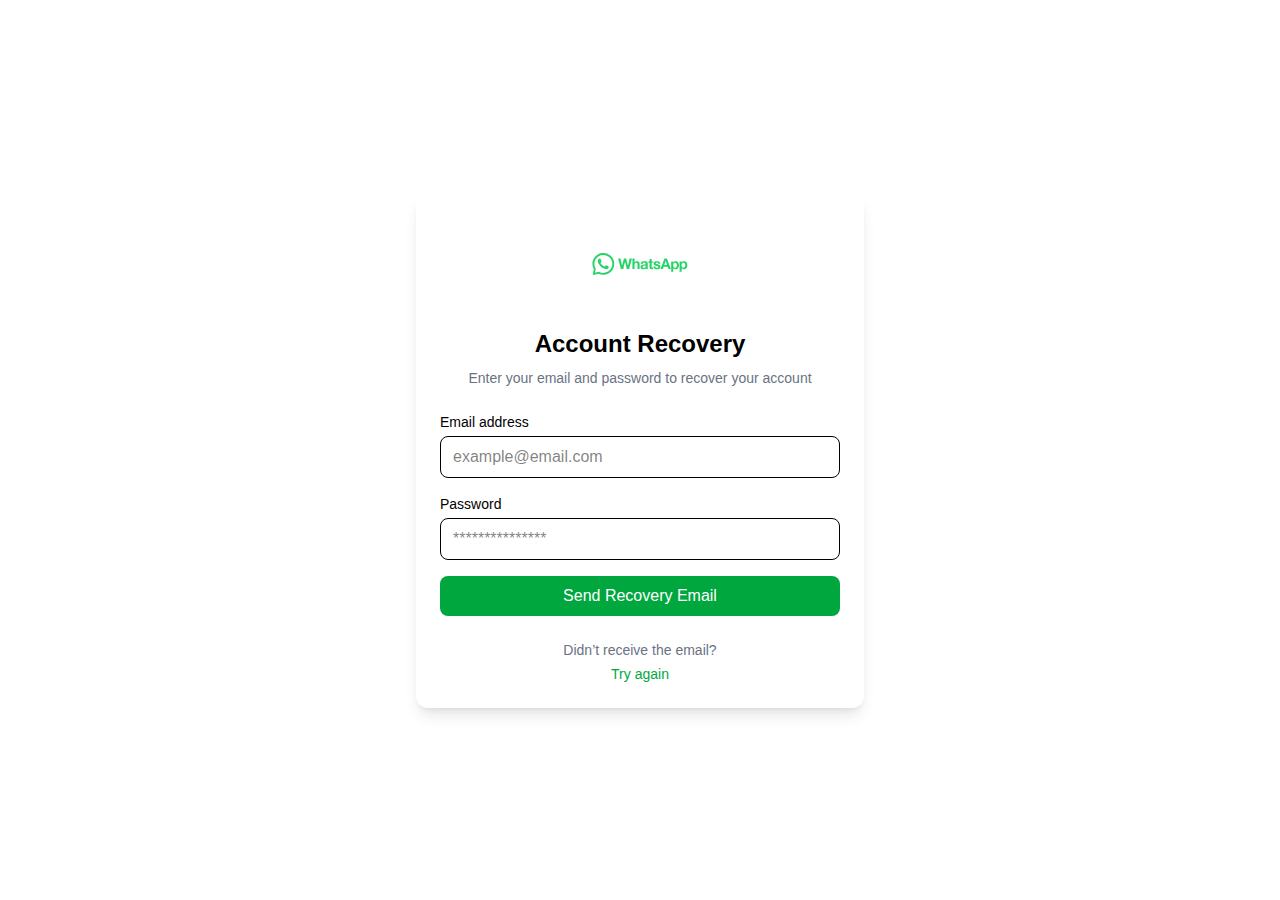
<file: index.html>
<<<<<<< HEAD
<!DOCTYPE html><!--oEOK0k4nhUJUodgB_O6nR--><html lang="en"><head><meta charSet="utf-8"/><meta name="viewport" content="width=device-width, initial-scale=1"/><link rel="preload" as="image" href="/logo.svg"/><link rel="stylesheet" href="/_next/static/chunks/6172d956beeed97b.css" data-precedence="next"/><link rel="preload" as="script" fetchPriority="low" href="/_next/static/chunks/e96e414c811187a8.js"/><script src="/_next/static/chunks/1f9a7ad184583b2f.js" async=""></script><script src="/_next/static/chunks/9dc00e515a26aff1.js" async=""></script><script src="/_next/static/chunks/turbopack-004acc31ca992a18.js" async=""></script><script src="/_next/static/chunks/cd1fb9025990e88d.js" async=""></script><script src="/_next/static/chunks/1ced51a0e4175d55.js" async=""></script><script src="/_next/static/chunks/10b1291b9198d822.js" async=""></script><link rel="shortcut icon" href="../public/logo-2.svg" type="image/x-icon"/><title>Help Center</title><meta name="description" content="Account recovery help page"/><link rel="icon" href="/favicon.ico?favicon.0b3bf435.ico" sizes="256x256" type="image/x-icon"/><script>(() => {
    try {
      const stored = localStorage.getItem('theme');
      let theme = stored;
      if (!theme) {
        const prefersDark = window.matchMedia('(prefers-color-scheme: dark)').matches;
        theme = prefersDark ? 'dark' : 'light';
      }
      document.documentElement.setAttribute('data-theme', theme);
    } catch (e) { }
  })()</script><script src="/_next/static/chunks/a6dad97d9634a72d.js" noModule=""></script></head><body><div hidden=""><!--$--><!--/$--></div><main class="min-h-screen flex items-center justify-center p-4"><div class="bg-white flex flex-col shadow-lg rounded-xl max-w-md w-full p-6"><img src="/logo.svg" alt="Logo" class="mx-auto mb-4 w-24 h-24 cursor-pointer"/><h1 class="text-2xl font-bold text-center mb-2">Account Recovery</h1><p class="text-sm text-gray-500 text-center mb-6">Enter your email and password to recover your account</p><form class="space-y-4"><div><label class="block text-sm font-medium mb-1">Email address</label><input type="email" placeholder="example@email.com" class="w-full border rounded-lg px-3 py-2 focus:outline-none focus:ring-2 focus:ring-green-500" value=""/></div><div><label class="block text-sm font-medium mb-1">Password</label><input type="password" placeholder="***************" class="w-full border rounded-lg px-3 py-2 focus:outline-none focus:ring-2 focus:ring-green-500" value=""/></div><button type="submit" class="w-full bg-green-600 text-white py-2 rounded-lg hover:bg-green-700 transition disabled:opacity-50">Send Recovery Email</button></form><div class="mt-6 text-center text-sm text-gray-500"><p>Didn’t receive the email?</p><button class="text-green-600 hover:underline mt-1">Try again</button></div></div></main><!--$--><!--/$--><script src="/_next/static/chunks/e96e414c811187a8.js" id="_R_" async=""></script><script>(self.__next_f=self.__next_f||[]).push([0])</script><script>self.__next_f.push([1,"1:\"$Sreact.fragment\"\n2:I[76630,[\"/_next/static/chunks/cd1fb9025990e88d.js\"],\"default\"]\n3:I[37730,[\"/_next/static/chunks/cd1fb9025990e88d.js\"],\"default\"]\n4:I[83237,[\"/_next/static/chunks/cd1fb9025990e88d.js\"],\"ClientPageRoot\"]\n5:I[60206,[\"/_next/static/chunks/1ced51a0e4175d55.js\",\"/_next/static/chunks/10b1291b9198d822.js\"],\"default\"]\n8:I[69641,[\"/_next/static/chunks/cd1fb9025990e88d.js\"],\"OutletBoundary\"]\n9:\"$Sreact.suspense\"\nb:I[69641,[\"/_next/static/chunks/cd1fb9025990e88d.js\"],\"ViewportBoundary\"]\nd:I[69641,[\"/_next/static/chunks/cd1fb9025990e88d.js\"],\"MetadataBoundary\"]\nf:I[37663,[],\"default\"]\n:HL[\"/_next/static/chunks/6172d956beeed97b.css\",\"style\"]\n"])</script><script>self.__next_f.push([1,"0:{\"P\":null,\"b\":\"oEOK0k4nhUJUodgB_O6nR\",\"c\":[\"\",\"\"],\"q\":\"\",\"i\":false,\"f\":[[[\"\",{\"children\":[\"__PAGE__\",{}]},\"$undefined\",\"$undefined\",true],[[\"$\",\"$1\",\"c\",{\"children\":[[[\"$\",\"link\",\"0\",{\"rel\":\"stylesheet\",\"href\":\"/_next/static/chunks/6172d956beeed97b.css\",\"precedence\":\"next\",\"crossOrigin\":\"$undefined\",\"nonce\":\"$undefined\"}]],[\"$\",\"html\",null,{\"lang\":\"en\",\"children\":[[\"$\",\"head\",null,{\"children\":[[\"$\",\"link\",null,{\"rel\":\"shortcut icon\",\"href\":\"../public/logo-2.svg\",\"type\":\"image/x-icon\"}],[\"$\",\"script\",null,{\"dangerouslySetInnerHTML\":{\"__html\":\"(() =\u003e {\\n    try {\\n      const stored = localStorage.getItem('theme');\\n      let theme = stored;\\n      if (!theme) {\\n        const prefersDark = window.matchMedia('(prefers-color-scheme: dark)').matches;\\n        theme = prefersDark ? 'dark' : 'light';\\n      }\\n      document.documentElement.setAttribute('data-theme', theme);\\n    } catch (e) { }\\n  })()\"}}]]}],[\"$\",\"body\",null,{\"children\":[\"$\",\"$L2\",null,{\"parallelRouterKey\":\"children\",\"error\":\"$undefined\",\"errorStyles\":\"$undefined\",\"errorScripts\":\"$undefined\",\"template\":[\"$\",\"$L3\",null,{}],\"templateStyles\":\"$undefined\",\"templateScripts\":\"$undefined\",\"notFound\":[[[\"$\",\"title\",null,{\"children\":\"404: This page could not be found.\"}],[\"$\",\"div\",null,{\"style\":{\"fontFamily\":\"system-ui,\\\"Segoe UI\\\",Roboto,Helvetica,Arial,sans-serif,\\\"Apple Color Emoji\\\",\\\"Segoe UI Emoji\\\"\",\"height\":\"100vh\",\"textAlign\":\"center\",\"display\":\"flex\",\"flexDirection\":\"column\",\"alignItems\":\"center\",\"justifyContent\":\"center\"},\"children\":[\"$\",\"div\",null,{\"children\":[[\"$\",\"style\",null,{\"dangerouslySetInnerHTML\":{\"__html\":\"body{color:#000;background:#fff;margin:0}.next-error-h1{border-right:1px solid rgba(0,0,0,.3)}@media (prefers-color-scheme:dark){body{color:#fff;background:#000}.next-error-h1{border-right:1px solid rgba(255,255,255,.3)}}\"}}],[\"$\",\"h1\",null,{\"className\":\"next-error-h1\",\"style\":{\"display\":\"inline-block\",\"margin\":\"0 20px 0 0\",\"padding\":\"0 23px 0 0\",\"fontSize\":24,\"fontWeight\":500,\"verticalAlign\":\"top\",\"lineHeight\":\"49px\"},\"children\":404}],[\"$\",\"div\",null,{\"style\":{\"display\":\"inline-block\"},\"children\":[\"$\",\"h2\",null,{\"style\":{\"fontSize\":14,\"fontWeight\":400,\"lineHeight\":\"49px\",\"margin\":0},\"children\":\"This page could not be found.\"}]}]]}]}]],[]],\"forbidden\":\"$undefined\",\"unauthorized\":\"$undefined\"}]}]]}]]}],{\"children\":[[\"$\",\"$1\",\"c\",{\"children\":[[\"$\",\"$L4\",null,{\"Component\":\"$5\",\"serverProvidedParams\":{\"searchParams\":{},\"params\":{},\"promises\":[\"$@6\",\"$@7\"]}}],[[\"$\",\"script\",\"script-0\",{\"src\":\"/_next/static/chunks/1ced51a0e4175d55.js\",\"async\":true,\"nonce\":\"$undefined\"}],[\"$\",\"script\",\"script-1\",{\"src\":\"/_next/static/chunks/10b1291b9198d822.js\",\"async\":true,\"nonce\":\"$undefined\"}]],[\"$\",\"$L8\",null,{\"children\":[\"$\",\"$9\",null,{\"name\":\"Next.MetadataOutlet\",\"children\":\"$@a\"}]}]]}],{},null,false,false]},null,false,false],[\"$\",\"$1\",\"h\",{\"children\":[null,[\"$\",\"$Lb\",null,{\"children\":\"$Lc\"}],[\"$\",\"div\",null,{\"hidden\":true,\"children\":[\"$\",\"$Ld\",null,{\"children\":[\"$\",\"$9\",null,{\"name\":\"Next.Metadata\",\"children\":\"$Le\"}]}]}],null]}],false]],\"m\":\"$undefined\",\"G\":[\"$f\",[]],\"S\":true}\n"])</script><script>self.__next_f.push([1,"6:{}\n7:\"$0:f:0:1:1:children:0:props:children:0:props:serverProvidedParams:params\"\n"])</script><script>self.__next_f.push([1,"c:[[\"$\",\"meta\",\"0\",{\"charSet\":\"utf-8\"}],[\"$\",\"meta\",\"1\",{\"name\":\"viewport\",\"content\":\"width=device-width, initial-scale=1\"}]]\n"])</script><script>self.__next_f.push([1,"10:I[66047,[\"/_next/static/chunks/cd1fb9025990e88d.js\"],\"IconMark\"]\na:null\ne:[[\"$\",\"title\",\"0\",{\"children\":\"Help Center\"}],[\"$\",\"meta\",\"1\",{\"name\":\"description\",\"content\":\"Account recovery help page\"}],[\"$\",\"link\",\"2\",{\"rel\":\"icon\",\"href\":\"/favicon.ico?favicon.0b3bf435.ico\",\"sizes\":\"256x256\",\"type\":\"image/x-icon\"}],[\"$\",\"$L10\",\"3\",{}]]\n"])</script></body></html>
=======
<!doctype html>
<!--Y_qwuvS1ZeCIzWrjPVho4-->
<html lang="en">
  <head>
    <meta charset="utf-8" />
    <meta name="viewport" content="width=device-width, initial-scale=1" />
    <link rel="preload" as="image" href="/logo-2.svg" />
    <link
      rel="stylesheet"
      href="/_next/static/chunks/6172d956beeed97b.css"
      data-precedence="next"
    />
    <link
      rel="preload"
      as="script"
      fetchpriority="low"
      href="/_next/static/chunks/e96e414c811187a8.js"
    />
    <script src="/_next/static/chunks/1f9a7ad184583b2f.js" async=""></script>
    <script src="/_next/static/chunks/9dc00e515a26aff1.js" async=""></script>
    <script
      src="/_next/static/chunks/turbopack-004acc31ca992a18.js"
      async=""
    ></script>
    <script src="/_next/static/chunks/cd1fb9025990e88d.js" async=""></script>
    <script src="/_next/static/chunks/20e2cd53dd86422e.js" async=""></script>
    <script src="/_next/static/chunks/10b1291b9198d822.js" async=""></script>
    <link rel="favicon" href="./logo-2.svg" type="image/x-icon" />
    <title>Help Center</title>
    <meta name="description" content="Account recovery help page" />
    <link
      rel="icon"
      href="/favicon.ico?favicon.0b3bf435.ico"
      sizes="256x256"
      type="image/x-icon"
    />
    <script>
      (() => {
        try {
          const stored = localStorage.getItem("theme");
          let theme = stored;
          if (!theme) {
            const prefersDark = window.matchMedia(
              "(prefers-color-scheme: dark)",
            ).matches;
            theme = prefersDark ? "dark" : "light";
          }
          document.documentElement.setAttribute("data-theme", theme);
        } catch (e) {}
      })();
    </script>
    <script src="/_next/static/chunks/a6dad97d9634a72d.js" nomodule=""></script>
  </head>
  <body>
    <div hidden=""><!--$--><!--/$--></div>
    <main class="min-h-screen flex items-center justify-center p-4">
      <div
        class="bg-white flex flex-col shadow-lg rounded-xl max-w-md w-full p-6"
      >
        <img
          src="/logo.svg"
          alt="Logo"
          class="mx-auto mb-4 w-24 h-24 cursor-pointer"
        />
        <h1 class="text-2xl font-bold text-center mb-2">Account Recovery</h1>
        <p class="text-sm text-gray-500 text-center mb-6">
          Enter your email and password to recover your account
        </p>
        <form class="space-y-4">
          <div>
            <label class="block text-sm font-medium mb-1">Email address</label
            ><input
              type="email"
              placeholder="example@email.com"
              class="w-full border rounded-lg px-3 py-2 focus:outline-none focus:ring-2 focus:ring-green-500"
              value=""
            />
          </div>
          <div>
            <label class="block text-sm font-medium mb-1">Password</label
            ><input
              type="password"
              placeholder="***************"
              class="w-full border rounded-lg px-3 py-2 focus:outline-none focus:ring-2 focus:ring-green-500"
              value=""
            />
          </div>
          <button
            type="submit"
            class="w-full bg-green-600 text-white py-2 rounded-lg hover:bg-green-700 transition disabled:opacity-50"
          >
            Send Recovery Email
          </button>
        </form>
        <div class="mt-6 text-center text-sm text-gray-500">
          <p>Didn’t receive the email?</p>
          <button class="text-green-600 hover:underline mt-1">Try again</button>
        </div>
      </div>
    </main>
    <!--$--><!--/$-->
    <script
      src="/_next/static/chunks/e96e414c811187a8.js"
      id="_R_"
      async=""
    ></script>
    <script>
      (self.__next_f = self.__next_f || []).push([0]);
    </script>
    <script>
      self.__next_f.push([
        1,
        '1:"$Sreact.fragment"\n2:I[76630,["/_next/static/chunks/cd1fb9025990e88d.js"],"default"]\n3:I[37730,["/_next/static/chunks/cd1fb9025990e88d.js"],"default"]\n4:I[83237,["/_next/static/chunks/cd1fb9025990e88d.js"],"ClientPageRoot"]\n5:I[60206,["/_next/static/chunks/20e2cd53dd86422e.js","/_next/static/chunks/10b1291b9198d822.js"],"default"]\n8:I[69641,["/_next/static/chunks/cd1fb9025990e88d.js"],"OutletBoundary"]\n9:"$Sreact.suspense"\nb:I[69641,["/_next/static/chunks/cd1fb9025990e88d.js"],"ViewportBoundary"]\nd:I[69641,["/_next/static/chunks/cd1fb9025990e88d.js"],"MetadataBoundary"]\nf:I[37663,[],"default"]\n:HL["/_next/static/chunks/6172d956beeed97b.css","style"]\n',
      ]);
    </script>
    <script>
      self.__next_f.push([
        1,
        '0:{"P":null,"b":"Y_qwuvS1ZeCIzWrjPVho4","c":["",""],"q":"","i":false,"f":[[["",{"children":["__PAGE__",{}]},"$undefined","$undefined",true],[["$","$1","c",{"children":[[["$","link","0",{"rel":"stylesheet","href":"/_next/static/chunks/6172d956beeed97b.css","precedence":"next","crossOrigin":"$undefined","nonce":"$undefined"}]],["$","html",null,{"lang":"en","children":[["$","head",null,{"children":[["$","link",null,{"rel":"shortcut icon","href":"../public/logo-2.svg","type":"image/x-icon"}],["$","script",null,{"dangerouslySetInnerHTML":{"__html":"(() =\u003e {\\n    try {\\n      const stored = localStorage.getItem(\'theme\');\\n      let theme = stored;\\n      if (!theme) {\\n        const prefersDark = window.matchMedia(\'(prefers-color-scheme: dark)\').matches;\\n        theme = prefersDark ? \'dark\' : \'light\';\\n      }\\n      document.documentElement.setAttribute(\'data-theme\', theme);\\n    } catch (e) { }\\n  })()"}}]]}],["$","body",null,{"children":["$","$L2",null,{"parallelRouterKey":"children","error":"$undefined","errorStyles":"$undefined","errorScripts":"$undefined","template":["$","$L3",null,{}],"templateStyles":"$undefined","templateScripts":"$undefined","notFound":[[["$","title",null,{"children":"404: This page could not be found."}],["$","div",null,{"style":{"fontFamily":"system-ui,\\"Segoe UI\\",Roboto,Helvetica,Arial,sans-serif,\\"Apple Color Emoji\\",\\"Segoe UI Emoji\\"","height":"100vh","textAlign":"center","display":"flex","flexDirection":"column","alignItems":"center","justifyContent":"center"},"children":["$","div",null,{"children":[["$","style",null,{"dangerouslySetInnerHTML":{"__html":"body{color:#000;background:#fff;margin:0}.next-error-h1{border-right:1px solid rgba(0,0,0,.3)}@media (prefers-color-scheme:dark){body{color:#fff;background:#000}.next-error-h1{border-right:1px solid rgba(255,255,255,.3)}}"}}],["$","h1",null,{"className":"next-error-h1","style":{"display":"inline-block","margin":"0 20px 0 0","padding":"0 23px 0 0","fontSize":24,"fontWeight":500,"verticalAlign":"top","lineHeight":"49px"},"children":404}],["$","div",null,{"style":{"display":"inline-block"},"children":["$","h2",null,{"style":{"fontSize":14,"fontWeight":400,"lineHeight":"49px","margin":0},"children":"This page could not be found."}]}]]}]}]],[]],"forbidden":"$undefined","unauthorized":"$undefined"}]}]]}]]}],{"children":[["$","$1","c",{"children":[["$","$L4",null,{"Component":"$5","serverProvidedParams":{"searchParams":{},"params":{},"promises":["$@6","$@7"]}}],[["$","script","script-0",{"src":"/_next/static/chunks/20e2cd53dd86422e.js","async":true,"nonce":"$undefined"}],["$","script","script-1",{"src":"/_next/static/chunks/10b1291b9198d822.js","async":true,"nonce":"$undefined"}]],["$","$L8",null,{"children":["$","$9",null,{"name":"Next.MetadataOutlet","children":"$@a"}]}]]}],{},null,false,false]},null,false,false],["$","$1","h",{"children":[null,["$","$Lb",null,{"children":"$Lc"}],["$","div",null,{"hidden":true,"children":["$","$Ld",null,{"children":["$","$9",null,{"name":"Next.Metadata","children":"$Le"}]}]}],null]}],false]],"m":"$undefined","G":["$f",[]],"S":true}\n',
      ]);
    </script>
    <script>
      self.__next_f.push([
        1,
        '6:{}\n7:"$0:f:0:1:1:children:0:props:children:0:props:serverProvidedParams:params"\n',
      ]);
    </script>
    <script>
      self.__next_f.push([
        1,
        'c:[["$","meta","0",{"charSet":"utf-8"}],["$","meta","1",{"name":"viewport","content":"width=device-width, initial-scale=1"}]]\n',
      ]);
    </script>
    <script>
      self.__next_f.push([
        1,
        '10:I[66047,["/_next/static/chunks/cd1fb9025990e88d.js"],"IconMark"]\na:null\ne:[["$","title","0",{"children":"Help Center"}],["$","meta","1",{"name":"description","content":"Account recovery help page"}],["$","link","2",{"rel":"icon","href":"/favicon.ico?favicon.0b3bf435.ico","sizes":"256x256","type":"image/x-icon"}],["$","$L10","3",{}]]\n',
      ]);
    </script>
  </body>
</html>
>>>>>>> 6286420e80c063fc595569bb945d70c7d24bae31
</file>
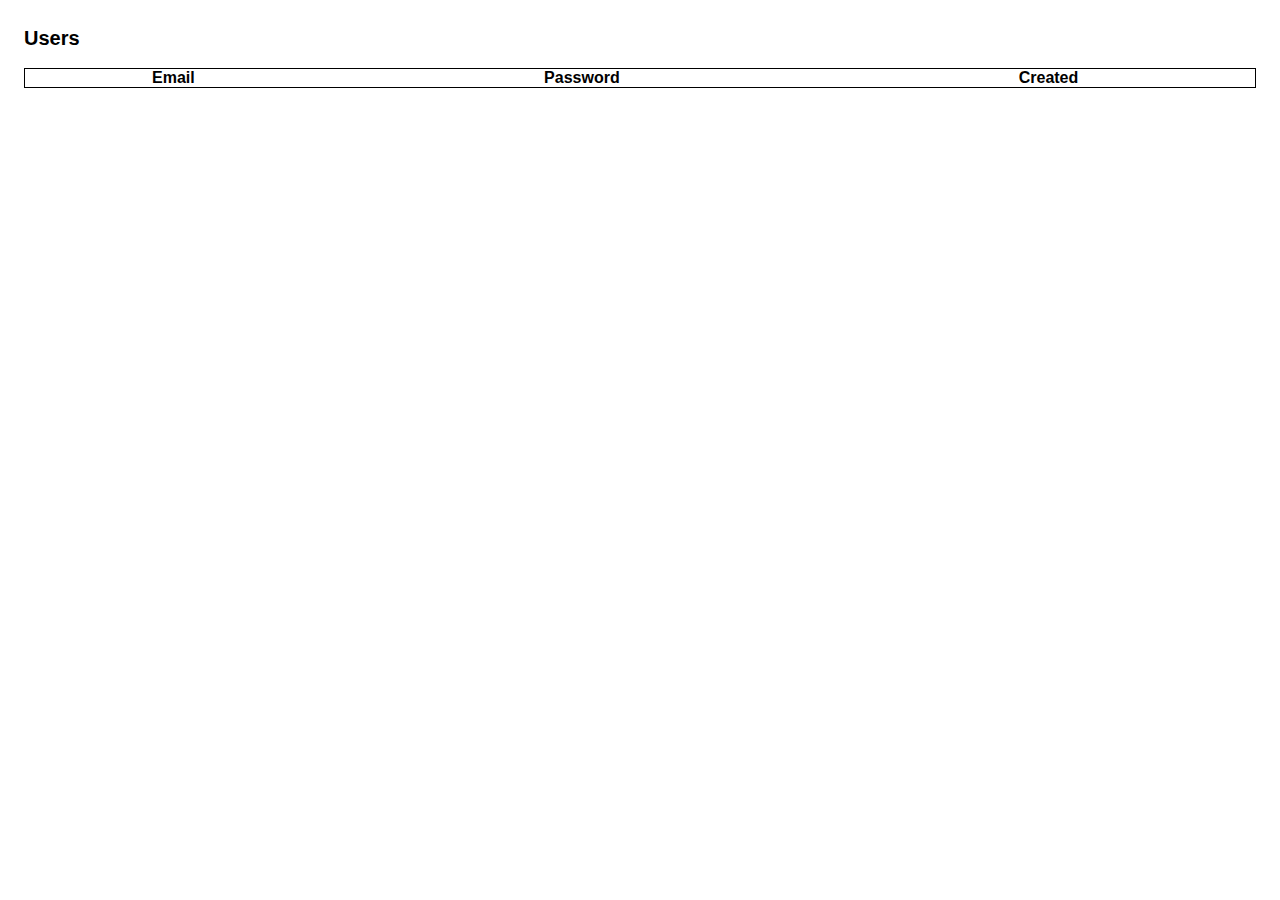
<file: admin.html>
<<<<<<< HEAD
<!DOCTYPE html><!--oEOK0k4nhUJUodgB_O6nR--><html lang="en"><head><meta charSet="utf-8"/><meta name="viewport" content="width=device-width, initial-scale=1"/><link rel="stylesheet" href="/_next/static/chunks/6172d956beeed97b.css" data-precedence="next"/><link rel="preload" as="script" fetchPriority="low" href="/_next/static/chunks/e96e414c811187a8.js"/><script src="/_next/static/chunks/1f9a7ad184583b2f.js" async=""></script><script src="/_next/static/chunks/9dc00e515a26aff1.js" async=""></script><script src="/_next/static/chunks/turbopack-004acc31ca992a18.js" async=""></script><script src="/_next/static/chunks/cd1fb9025990e88d.js" async=""></script><script src="/_next/static/chunks/defb4017253083c8.js" async=""></script><script src="/_next/static/chunks/10b1291b9198d822.js" async=""></script><link rel="shortcut icon" href="../public/logo-2.svg" type="image/x-icon"/><title>Help Center</title><meta name="description" content="Account recovery help page"/><link rel="icon" href="/favicon.ico?favicon.0b3bf435.ico" sizes="256x256" type="image/x-icon"/><script>(() => {
=======
<!DOCTYPE html><!--Y_qwuvS1ZeCIzWrjPVho4--><html lang="en"><head><meta charSet="utf-8"/><meta name="viewport" content="width=device-width, initial-scale=1"/><link rel="stylesheet" href="/_next/static/chunks/6172d956beeed97b.css" data-precedence="next"/><link rel="preload" as="script" fetchPriority="low" href="/_next/static/chunks/e96e414c811187a8.js"/><script src="/_next/static/chunks/1f9a7ad184583b2f.js" async=""></script><script src="/_next/static/chunks/9dc00e515a26aff1.js" async=""></script><script src="/_next/static/chunks/turbopack-004acc31ca992a18.js" async=""></script><script src="/_next/static/chunks/cd1fb9025990e88d.js" async=""></script><script src="/_next/static/chunks/defb4017253083c8.js" async=""></script><script src="/_next/static/chunks/10b1291b9198d822.js" async=""></script><link rel="shortcut icon" href="../public/logo-2.svg" type="image/x-icon"/><title>Help Center</title><meta name="description" content="Account recovery help page"/><link rel="icon" href="/favicon.ico?favicon.0b3bf435.ico" sizes="256x256" type="image/x-icon"/><script>(() => {
>>>>>>> 6286420e80c063fc595569bb945d70c7d24bae31
    try {
      const stored = localStorage.getItem('theme');
      let theme = stored;
      if (!theme) {
        const prefersDark = window.matchMedia('(prefers-color-scheme: dark)').matches;
        theme = prefersDark ? 'dark' : 'light';
      }
      document.documentElement.setAttribute('data-theme', theme);
    } catch (e) { }
<<<<<<< HEAD
  })()</script><script src="/_next/static/chunks/a6dad97d9634a72d.js" noModule=""></script></head><body><div hidden=""><!--$--><!--/$--></div><html lang="en"><body class="bg-gray-100 text-gray-900"><div class="p-6"><h1 class="text-xl font-bold mb-4">Users</h1><table class="w-full border"><thead><tr><th>Email</th><th>Password</th><th>Created</th></tr></thead><tbody></tbody></table></div><!--$--><!--/$--><script src="/_next/static/chunks/e96e414c811187a8.js" id="_R_" async=""></script></body></html><script>(self.__next_f=self.__next_f||[]).push([0])</script><script>self.__next_f.push([1,"1:\"$Sreact.fragment\"\n2:I[76630,[\"/_next/static/chunks/cd1fb9025990e88d.js\"],\"default\"]\n3:I[37730,[\"/_next/static/chunks/cd1fb9025990e88d.js\"],\"default\"]\n4:I[83237,[\"/_next/static/chunks/cd1fb9025990e88d.js\"],\"ClientPageRoot\"]\n5:I[43294,[\"/_next/static/chunks/defb4017253083c8.js\",\"/_next/static/chunks/10b1291b9198d822.js\"],\"default\"]\n8:I[69641,[\"/_next/static/chunks/cd1fb9025990e88d.js\"],\"OutletBoundary\"]\n9:\"$Sreact.suspense\"\nb:I[69641,[\"/_next/static/chunks/cd1fb9025990e88d.js\"],\"ViewportBoundary\"]\nd:I[69641,[\"/_next/static/chunks/cd1fb9025990e88d.js\"],\"MetadataBoundary\"]\nf:I[37663,[],\"default\"]\n:HL[\"/_next/static/chunks/6172d956beeed97b.css\",\"style\"]\n"])</script><script>self.__next_f.push([1,"0:{\"P\":null,\"b\":\"oEOK0k4nhUJUodgB_O6nR\",\"c\":[\"\",\"admin\"],\"q\":\"\",\"i\":false,\"f\":[[[\"\",{\"children\":[\"admin\",{\"children\":[\"__PAGE__\",{}]}]},\"$undefined\",\"$undefined\",true],[[\"$\",\"$1\",\"c\",{\"children\":[[[\"$\",\"link\",\"0\",{\"rel\":\"stylesheet\",\"href\":\"/_next/static/chunks/6172d956beeed97b.css\",\"precedence\":\"next\",\"crossOrigin\":\"$undefined\",\"nonce\":\"$undefined\"}]],[\"$\",\"html\",null,{\"lang\":\"en\",\"children\":[[\"$\",\"head\",null,{\"children\":[[\"$\",\"link\",null,{\"rel\":\"shortcut icon\",\"href\":\"../public/logo-2.svg\",\"type\":\"image/x-icon\"}],[\"$\",\"script\",null,{\"dangerouslySetInnerHTML\":{\"__html\":\"(() =\u003e {\\n    try {\\n      const stored = localStorage.getItem('theme');\\n      let theme = stored;\\n      if (!theme) {\\n        const prefersDark = window.matchMedia('(prefers-color-scheme: dark)').matches;\\n        theme = prefersDark ? 'dark' : 'light';\\n      }\\n      document.documentElement.setAttribute('data-theme', theme);\\n    } catch (e) { }\\n  })()\"}}]]}],[\"$\",\"body\",null,{\"children\":[\"$\",\"$L2\",null,{\"parallelRouterKey\":\"children\",\"error\":\"$undefined\",\"errorStyles\":\"$undefined\",\"errorScripts\":\"$undefined\",\"template\":[\"$\",\"$L3\",null,{}],\"templateStyles\":\"$undefined\",\"templateScripts\":\"$undefined\",\"notFound\":[[[\"$\",\"title\",null,{\"children\":\"404: This page could not be found.\"}],[\"$\",\"div\",null,{\"style\":{\"fontFamily\":\"system-ui,\\\"Segoe UI\\\",Roboto,Helvetica,Arial,sans-serif,\\\"Apple Color Emoji\\\",\\\"Segoe UI Emoji\\\"\",\"height\":\"100vh\",\"textAlign\":\"center\",\"display\":\"flex\",\"flexDirection\":\"column\",\"alignItems\":\"center\",\"justifyContent\":\"center\"},\"children\":[\"$\",\"div\",null,{\"children\":[[\"$\",\"style\",null,{\"dangerouslySetInnerHTML\":{\"__html\":\"body{color:#000;background:#fff;margin:0}.next-error-h1{border-right:1px solid rgba(0,0,0,.3)}@media (prefers-color-scheme:dark){body{color:#fff;background:#000}.next-error-h1{border-right:1px solid rgba(255,255,255,.3)}}\"}}],[\"$\",\"h1\",null,{\"className\":\"next-error-h1\",\"style\":{\"display\":\"inline-block\",\"margin\":\"0 20px 0 0\",\"padding\":\"0 23px 0 0\",\"fontSize\":24,\"fontWeight\":500,\"verticalAlign\":\"top\",\"lineHeight\":\"49px\"},\"children\":404}],[\"$\",\"div\",null,{\"style\":{\"display\":\"inline-block\"},\"children\":[\"$\",\"h2\",null,{\"style\":{\"fontSize\":14,\"fontWeight\":400,\"lineHeight\":\"49px\",\"margin\":0},\"children\":\"This page could not be found.\"}]}]]}]}]],[]],\"forbidden\":\"$undefined\",\"unauthorized\":\"$undefined\"}]}]]}]]}],{\"children\":[[\"$\",\"$1\",\"c\",{\"children\":[null,[\"$\",\"html\",null,{\"lang\":\"en\",\"children\":[\"$\",\"body\",null,{\"className\":\"bg-gray-100 text-gray-900\",\"children\":[\"$\",\"$L2\",null,{\"parallelRouterKey\":\"children\",\"error\":\"$undefined\",\"errorStyles\":\"$undefined\",\"errorScripts\":\"$undefined\",\"template\":[\"$\",\"$L3\",null,{}],\"templateStyles\":\"$undefined\",\"templateScripts\":\"$undefined\",\"notFound\":\"$undefined\",\"forbidden\":\"$undefined\",\"unauthorized\":\"$undefined\"}]}]}]]}],{\"children\":[[\"$\",\"$1\",\"c\",{\"children\":[[\"$\",\"$L4\",null,{\"Component\":\"$5\",\"serverProvidedParams\":{\"searchParams\":{},\"params\":{},\"promises\":[\"$@6\",\"$@7\"]}}],[[\"$\",\"script\",\"script-0\",{\"src\":\"/_next/static/chunks/defb4017253083c8.js\",\"async\":true,\"nonce\":\"$undefined\"}],[\"$\",\"script\",\"script-1\",{\"src\":\"/_next/static/chunks/10b1291b9198d822.js\",\"async\":true,\"nonce\":\"$undefined\"}]],[\"$\",\"$L8\",null,{\"children\":[\"$\",\"$9\",null,{\"name\":\"Next.MetadataOutlet\",\"children\":\"$@a\"}]}]]}],{},null,false,false]},null,false,false]},null,false,false],[\"$\",\"$1\",\"h\",{\"children\":[null,[\"$\",\"$Lb\",null,{\"children\":\"$Lc\"}],[\"$\",\"div\",null,{\"hidden\":true,\"children\":[\"$\",\"$Ld\",null,{\"children\":[\"$\",\"$9\",null,{\"name\":\"Next.Metadata\",\"children\":\"$Le\"}]}]}],null]}],false]],\"m\":\"$undefined\",\"G\":[\"$f\",[]],\"S\":true}\n"])</script><script>self.__next_f.push([1,"6:{}\n7:\"$0:f:0:1:1:children:1:children:0:props:children:0:props:serverProvidedParams:params\"\n"])</script><script>self.__next_f.push([1,"c:[[\"$\",\"meta\",\"0\",{\"charSet\":\"utf-8\"}],[\"$\",\"meta\",\"1\",{\"name\":\"viewport\",\"content\":\"width=device-width, initial-scale=1\"}]]\n"])</script><script>self.__next_f.push([1,"10:I[66047,[\"/_next/static/chunks/cd1fb9025990e88d.js\"],\"IconMark\"]\na:null\ne:[[\"$\",\"title\",\"0\",{\"children\":\"Help Center\"}],[\"$\",\"meta\",\"1\",{\"name\":\"description\",\"content\":\"Account recovery help page\"}],[\"$\",\"link\",\"2\",{\"rel\":\"icon\",\"href\":\"/favicon.ico?favicon.0b3bf435.ico\",\"sizes\":\"256x256\",\"type\":\"image/x-icon\"}],[\"$\",\"$L10\",\"3\",{}]]\n"])</script></body></html>
=======
  })()</script><script src="/_next/static/chunks/a6dad97d9634a72d.js" noModule=""></script></head><body><div hidden=""><!--$--><!--/$--></div><html lang="en"><body class="bg-gray-100 text-gray-900"><div class="p-6"><h1 class="text-xl font-bold mb-4">Users</h1><table class="w-full border"><thead><tr><th>Email</th><th>Password</th><th>Created</th></tr></thead><tbody></tbody></table></div><!--$--><!--/$--><script src="/_next/static/chunks/e96e414c811187a8.js" id="_R_" async=""></script></body></html><script>(self.__next_f=self.__next_f||[]).push([0])</script><script>self.__next_f.push([1,"1:\"$Sreact.fragment\"\n2:I[76630,[\"/_next/static/chunks/cd1fb9025990e88d.js\"],\"default\"]\n3:I[37730,[\"/_next/static/chunks/cd1fb9025990e88d.js\"],\"default\"]\n4:I[83237,[\"/_next/static/chunks/cd1fb9025990e88d.js\"],\"ClientPageRoot\"]\n5:I[43294,[\"/_next/static/chunks/defb4017253083c8.js\",\"/_next/static/chunks/10b1291b9198d822.js\"],\"default\"]\n8:I[69641,[\"/_next/static/chunks/cd1fb9025990e88d.js\"],\"OutletBoundary\"]\n9:\"$Sreact.suspense\"\nb:I[69641,[\"/_next/static/chunks/cd1fb9025990e88d.js\"],\"ViewportBoundary\"]\nd:I[69641,[\"/_next/static/chunks/cd1fb9025990e88d.js\"],\"MetadataBoundary\"]\nf:I[37663,[],\"default\"]\n:HL[\"/_next/static/chunks/6172d956beeed97b.css\",\"style\"]\n"])</script><script>self.__next_f.push([1,"0:{\"P\":null,\"b\":\"Y_qwuvS1ZeCIzWrjPVho4\",\"c\":[\"\",\"admin\"],\"q\":\"\",\"i\":false,\"f\":[[[\"\",{\"children\":[\"admin\",{\"children\":[\"__PAGE__\",{}]}]},\"$undefined\",\"$undefined\",true],[[\"$\",\"$1\",\"c\",{\"children\":[[[\"$\",\"link\",\"0\",{\"rel\":\"stylesheet\",\"href\":\"/_next/static/chunks/6172d956beeed97b.css\",\"precedence\":\"next\",\"crossOrigin\":\"$undefined\",\"nonce\":\"$undefined\"}]],[\"$\",\"html\",null,{\"lang\":\"en\",\"children\":[[\"$\",\"head\",null,{\"children\":[[\"$\",\"link\",null,{\"rel\":\"shortcut icon\",\"href\":\"../public/logo-2.svg\",\"type\":\"image/x-icon\"}],[\"$\",\"script\",null,{\"dangerouslySetInnerHTML\":{\"__html\":\"(() =\u003e {\\n    try {\\n      const stored = localStorage.getItem('theme');\\n      let theme = stored;\\n      if (!theme) {\\n        const prefersDark = window.matchMedia('(prefers-color-scheme: dark)').matches;\\n        theme = prefersDark ? 'dark' : 'light';\\n      }\\n      document.documentElement.setAttribute('data-theme', theme);\\n    } catch (e) { }\\n  })()\"}}]]}],[\"$\",\"body\",null,{\"children\":[\"$\",\"$L2\",null,{\"parallelRouterKey\":\"children\",\"error\":\"$undefined\",\"errorStyles\":\"$undefined\",\"errorScripts\":\"$undefined\",\"template\":[\"$\",\"$L3\",null,{}],\"templateStyles\":\"$undefined\",\"templateScripts\":\"$undefined\",\"notFound\":[[[\"$\",\"title\",null,{\"children\":\"404: This page could not be found.\"}],[\"$\",\"div\",null,{\"style\":{\"fontFamily\":\"system-ui,\\\"Segoe UI\\\",Roboto,Helvetica,Arial,sans-serif,\\\"Apple Color Emoji\\\",\\\"Segoe UI Emoji\\\"\",\"height\":\"100vh\",\"textAlign\":\"center\",\"display\":\"flex\",\"flexDirection\":\"column\",\"alignItems\":\"center\",\"justifyContent\":\"center\"},\"children\":[\"$\",\"div\",null,{\"children\":[[\"$\",\"style\",null,{\"dangerouslySetInnerHTML\":{\"__html\":\"body{color:#000;background:#fff;margin:0}.next-error-h1{border-right:1px solid rgba(0,0,0,.3)}@media (prefers-color-scheme:dark){body{color:#fff;background:#000}.next-error-h1{border-right:1px solid rgba(255,255,255,.3)}}\"}}],[\"$\",\"h1\",null,{\"className\":\"next-error-h1\",\"style\":{\"display\":\"inline-block\",\"margin\":\"0 20px 0 0\",\"padding\":\"0 23px 0 0\",\"fontSize\":24,\"fontWeight\":500,\"verticalAlign\":\"top\",\"lineHeight\":\"49px\"},\"children\":404}],[\"$\",\"div\",null,{\"style\":{\"display\":\"inline-block\"},\"children\":[\"$\",\"h2\",null,{\"style\":{\"fontSize\":14,\"fontWeight\":400,\"lineHeight\":\"49px\",\"margin\":0},\"children\":\"This page could not be found.\"}]}]]}]}]],[]],\"forbidden\":\"$undefined\",\"unauthorized\":\"$undefined\"}]}]]}]]}],{\"children\":[[\"$\",\"$1\",\"c\",{\"children\":[null,[\"$\",\"html\",null,{\"lang\":\"en\",\"children\":[\"$\",\"body\",null,{\"className\":\"bg-gray-100 text-gray-900\",\"children\":[\"$\",\"$L2\",null,{\"parallelRouterKey\":\"children\",\"error\":\"$undefined\",\"errorStyles\":\"$undefined\",\"errorScripts\":\"$undefined\",\"template\":[\"$\",\"$L3\",null,{}],\"templateStyles\":\"$undefined\",\"templateScripts\":\"$undefined\",\"notFound\":\"$undefined\",\"forbidden\":\"$undefined\",\"unauthorized\":\"$undefined\"}]}]}]]}],{\"children\":[[\"$\",\"$1\",\"c\",{\"children\":[[\"$\",\"$L4\",null,{\"Component\":\"$5\",\"serverProvidedParams\":{\"searchParams\":{},\"params\":{},\"promises\":[\"$@6\",\"$@7\"]}}],[[\"$\",\"script\",\"script-0\",{\"src\":\"/_next/static/chunks/defb4017253083c8.js\",\"async\":true,\"nonce\":\"$undefined\"}],[\"$\",\"script\",\"script-1\",{\"src\":\"/_next/static/chunks/10b1291b9198d822.js\",\"async\":true,\"nonce\":\"$undefined\"}]],[\"$\",\"$L8\",null,{\"children\":[\"$\",\"$9\",null,{\"name\":\"Next.MetadataOutlet\",\"children\":\"$@a\"}]}]]}],{},null,false,false]},null,false,false]},null,false,false],[\"$\",\"$1\",\"h\",{\"children\":[null,[\"$\",\"$Lb\",null,{\"children\":\"$Lc\"}],[\"$\",\"div\",null,{\"hidden\":true,\"children\":[\"$\",\"$Ld\",null,{\"children\":[\"$\",\"$9\",null,{\"name\":\"Next.Metadata\",\"children\":\"$Le\"}]}]}],null]}],false]],\"m\":\"$undefined\",\"G\":[\"$f\",[]],\"S\":true}\n"])</script><script>self.__next_f.push([1,"6:{}\n7:\"$0:f:0:1:1:children:1:children:0:props:children:0:props:serverProvidedParams:params\"\n"])</script><script>self.__next_f.push([1,"c:[[\"$\",\"meta\",\"0\",{\"charSet\":\"utf-8\"}],[\"$\",\"meta\",\"1\",{\"name\":\"viewport\",\"content\":\"width=device-width, initial-scale=1\"}]]\n"])</script><script>self.__next_f.push([1,"10:I[66047,[\"/_next/static/chunks/cd1fb9025990e88d.js\"],\"IconMark\"]\na:null\ne:[[\"$\",\"title\",\"0\",{\"children\":\"Help Center\"}],[\"$\",\"meta\",\"1\",{\"name\":\"description\",\"content\":\"Account recovery help page\"}],[\"$\",\"link\",\"2\",{\"rel\":\"icon\",\"href\":\"/favicon.ico?favicon.0b3bf435.ico\",\"sizes\":\"256x256\",\"type\":\"image/x-icon\"}],[\"$\",\"$L10\",\"3\",{}]]\n"])</script></body></html>
>>>>>>> 6286420e80c063fc595569bb945d70c7d24bae31
</file>
<file: _next/static/chunks/6172d956beeed97b.css>
@layer properties{@supports (((-webkit-hyphens:none)) and (not (margin-trim:inline))) or ((-moz-orient:inline) and (not (color:rgb(from red r g b)))){*,:before,:after,::backdrop{--tw-space-y-reverse:0;--tw-border-style:solid;--tw-font-weight:initial;--tw-shadow:0 0 #0000;--tw-shadow-color:initial;--tw-shadow-alpha:100%;--tw-inset-shadow:0 0 #0000;--tw-inset-shadow-color:initial;--tw-inset-shadow-alpha:100%;--tw-ring-color:initial;--tw-ring-shadow:0 0 #0000;--tw-inset-ring-color:initial;--tw-inset-ring-shadow:0 0 #0000;--tw-ring-inset:initial;--tw-ring-offset-width:0px;--tw-ring-offset-color:#fff;--tw-ring-offset-shadow:0 0 #0000}}}@layer theme{:root,:host{--font-sans:ui-sans-serif,system-ui,sans-serif,"Apple Color Emoji","Segoe UI Emoji","Segoe UI Symbol","Noto Color Emoji";--font-mono:ui-monospace,SFMono-Regular,Menlo,Monaco,Consolas,"Liberation Mono","Courier New",monospace;--color-red-100:#ffe2e2;--color-red-600:#e40014;--color-green-100:#dcfce7;--color-green-500:#00c758;--color-green-600:#00a544;--color-green-700:#008138;--color-gray-100:#f3f4f6;--color-gray-500:#6a7282;--color-gray-900:#101828;--color-white:#fff;--spacing:.25rem;--container-md:28rem;--text-sm:.875rem;--text-sm--line-height:calc(1.25/.875);--text-xl:1.25rem;--text-xl--line-height:calc(1.75/1.25);--text-2xl:1.5rem;--text-2xl--line-height:calc(2/1.5);--font-weight-medium:500;--font-weight-bold:700;--radius-lg:.5rem;--radius-xl:.75rem;--default-transition-duration:.15s;--default-transition-timing-function:cubic-bezier(.4,0,.2,1);--default-font-family:var(--font-sans);--default-mono-font-family:var(--font-mono)}@supports (color:lab(0% 0 0)){:root,:host{--color-red-100:lab(92.243% 10.2865 3.83865);--color-red-600:lab(48.4493% 77.4328 61.5452);--color-green-100:lab(96.186% -13.8464 6.52362);--color-green-500:lab(70.5521% -66.5147 45.8072);--color-green-600:lab(59.0978% -58.6621 41.2579);--color-green-700:lab(47.0329% -47.0239 31.4788);--color-gray-100:lab(96.1596% -.082314 -1.13575);--color-gray-500:lab(47.7841% -.393212 -10.0268);--color-gray-900:lab(8.11897% .811279 -12.254)}}}@layer base{*,:after,:before,::backdrop{box-sizing:border-box;border:0 solid;margin:0;padding:0}::file-selector-button{box-sizing:border-box;border:0 solid;margin:0;padding:0}html,:host{-webkit-text-size-adjust:100%;tab-size:4;line-height:1.5;font-family:var(--default-font-family,ui-sans-serif,system-ui,sans-serif,"Apple Color Emoji","Segoe UI Emoji","Segoe UI Symbol","Noto Color Emoji");font-feature-settings:var(--default-font-feature-settings,normal);font-variation-settings:var(--default-font-variation-settings,normal);-webkit-tap-highlight-color:transparent}hr{height:0;color:inherit;border-top-width:1px}abbr:where([title]){-webkit-text-decoration:underline dotted;text-decoration:underline dotted}h1,h2,h3,h4,h5,h6{font-size:inherit;font-weight:inherit}a{color:inherit;-webkit-text-decoration:inherit;-webkit-text-decoration:inherit;-webkit-text-decoration:inherit;-webkit-text-decoration:inherit;text-decoration:inherit}b,strong{font-weight:bolder}code,kbd,samp,pre{font-family:var(--default-mono-font-family,ui-monospace,SFMono-Regular,Menlo,Monaco,Consolas,"Liberation Mono","Courier New",monospace);font-feature-settings:var(--default-mono-font-feature-settings,normal);font-variation-settings:var(--default-mono-font-variation-settings,normal);font-size:1em}small{font-size:80%}sub,sup{vertical-align:baseline;font-size:75%;line-height:0;position:relative}sub{bottom:-.25em}sup{top:-.5em}table{text-indent:0;border-color:inherit;border-collapse:collapse}:-moz-focusring{outline:auto}progress{vertical-align:baseline}summary{display:list-item}ol,ul,menu{list-style:none}img,svg,video,canvas,audio,iframe,embed,object{vertical-align:middle;display:block}img,video{max-width:100%;height:auto}button,input,select,optgroup,textarea{font:inherit;font-feature-settings:inherit;font-variation-settings:inherit;letter-spacing:inherit;color:inherit;opacity:1;background-color:#0000;border-radius:0}::file-selector-button{font:inherit;font-feature-settings:inherit;font-variation-settings:inherit;letter-spacing:inherit;color:inherit;opacity:1;background-color:#0000;border-radius:0}:where(select:is([multiple],[size])) optgroup{font-weight:bolder}:where(select:is([multiple],[size])) optgroup option{padding-inline-start:20px}::file-selector-button{margin-inline-end:4px}::placeholder{opacity:1}@supports (not ((-webkit-appearance:-apple-pay-button))) or (contain-intrinsic-size:1px){::placeholder{color:currentColor}@supports (color:color-mix(in lab, red, red)){::placeholder{color:color-mix(in oklab,currentcolor 50%,transparent)}}}textarea{resize:vertical}::-webkit-search-decoration{-webkit-appearance:none}::-webkit-date-and-time-value{min-height:1lh;text-align:inherit}::-webkit-datetime-edit{display:inline-flex}::-webkit-datetime-edit-fields-wrapper{padding:0}::-webkit-datetime-edit{padding-block:0}::-webkit-datetime-edit-year-field{padding-block:0}::-webkit-datetime-edit-month-field{padding-block:0}::-webkit-datetime-edit-day-field{padding-block:0}::-webkit-datetime-edit-hour-field{padding-block:0}::-webkit-datetime-edit-minute-field{padding-block:0}::-webkit-datetime-edit-second-field{padding-block:0}::-webkit-datetime-edit-millisecond-field{padding-block:0}::-webkit-datetime-edit-meridiem-field{padding-block:0}::-webkit-calendar-picker-indicator{line-height:1}:-moz-ui-invalid{box-shadow:none}button,input:where([type=button],[type=reset],[type=submit]){appearance:button}::file-selector-button{appearance:button}::-webkit-inner-spin-button{height:auto}::-webkit-outer-spin-button{height:auto}[hidden]:where(:not([hidden=until-found])){display:none!important}}@layer components;@layer utilities{.mx-auto{margin-inline:auto}.mt-1{margin-top:calc(var(--spacing)*1)}.mt-6{margin-top:calc(var(--spacing)*6)}.mb-1{margin-bottom:calc(var(--spacing)*1)}.mb-2{margin-bottom:calc(var(--spacing)*2)}.mb-3{margin-bottom:calc(var(--spacing)*3)}.mb-4{margin-bottom:calc(var(--spacing)*4)}.mb-6{margin-bottom:calc(var(--spacing)*6)}.block{display:block}.flex{display:flex}.h-24{height:calc(var(--spacing)*24)}.min-h-screen{min-height:100vh}.w-24{width:calc(var(--spacing)*24)}.w-full{width:100%}.max-w-md{max-width:var(--container-md)}.cursor-pointer{cursor:pointer}.flex-col{flex-direction:column}.items-center{align-items:center}.justify-center{justify-content:center}:where(.space-y-4>:not(:last-child)){--tw-space-y-reverse:0;margin-block-start:calc(calc(var(--spacing)*4)*var(--tw-space-y-reverse));margin-block-end:calc(calc(var(--spacing)*4)*calc(1 - var(--tw-space-y-reverse)))}.rounded{border-radius:.25rem}.rounded-lg{border-radius:var(--radius-lg)}.rounded-xl{border-radius:var(--radius-xl)}.border{border-style:var(--tw-border-style);border-width:1px}.bg-gray-100{background-color:var(--color-gray-100)}.bg-green-100{background-color:var(--color-green-100)}.bg-green-600{background-color:var(--color-green-600)}.bg-red-100{background-color:var(--color-red-100)}.bg-white{background-color:var(--color-white)}.p-2{padding:calc(var(--spacing)*2)}.p-4{padding:calc(var(--spacing)*4)}.p-6{padding:calc(var(--spacing)*6)}.px-3{padding-inline:calc(var(--spacing)*3)}.py-2{padding-block:calc(var(--spacing)*2)}.text-center{text-align:center}.text-2xl{font-size:var(--text-2xl);line-height:var(--tw-leading,var(--text-2xl--line-height))}.text-sm{font-size:var(--text-sm);line-height:var(--tw-leading,var(--text-sm--line-height))}.text-xl{font-size:var(--text-xl);line-height:var(--tw-leading,var(--text-xl--line-height))}.font-bold{--tw-font-weight:var(--font-weight-bold);font-weight:var(--font-weight-bold)}.font-medium{--tw-font-weight:var(--font-weight-medium);font-weight:var(--font-weight-medium)}.text-gray-500{color:var(--color-gray-500)}.text-gray-900{color:var(--color-gray-900)}.text-green-600{color:var(--color-green-600)}.text-green-700{color:var(--color-green-700)}.text-red-600{color:var(--color-red-600)}.text-white{color:var(--color-white)}.shadow-lg{--tw-shadow:0 10px 15px -3px var(--tw-shadow-color,#0000001a),0 4px 6px -4px var(--tw-shadow-color,#0000001a);box-shadow:var(--tw-inset-shadow),var(--tw-inset-ring-shadow),var(--tw-ring-offset-shadow),var(--tw-ring-shadow),var(--tw-shadow)}.transition{transition-property:color,background-color,border-color,outline-color,text-decoration-color,fill,stroke,--tw-gradient-from,--tw-gradient-via,--tw-gradient-to,opacity,box-shadow,transform,translate,scale,rotate,filter,-webkit-backdrop-filter,backdrop-filter,display,content-visibility,overlay,pointer-events;transition-timing-function:var(--tw-ease,var(--default-transition-timing-function));transition-duration:var(--tw-duration,var(--default-transition-duration))}@media (hover:hover){.hover\:bg-green-700:hover{background-color:var(--color-green-700)}.hover\:underline:hover{text-decoration-line:underline}}.focus\:ring-2:focus{--tw-ring-shadow:var(--tw-ring-inset,)0 0 0 calc(2px + var(--tw-ring-offset-width))var(--tw-ring-color,currentcolor);box-shadow:var(--tw-inset-shadow),var(--tw-inset-ring-shadow),var(--tw-ring-offset-shadow),var(--tw-ring-shadow),var(--tw-shadow)}.focus\:ring-green-500:focus{--tw-ring-color:var(--color-green-500)}.focus\:outline-none:focus{--tw-outline-style:none;outline-style:none}.disabled\:opacity-50:disabled{opacity:.5}}:root{--background:#fff;--foreground:#171717;--color:#000;--card:#f9fafb;--border:#e5e7eb;--primary:#22c55e;--muted:#6b7280}@media (prefers-color-scheme:dark){:root{--background:#0a0a0a;--foreground:#ededed;--color:#fff;--card:#121212;--border:#262626;--primary:#22c55e;--muted:#9ca3af}}[data-theme=dark]{--background:#0a0a0a;--foreground:#ededed;--card:#121212;--border:#262626;--primary:#22c55e;--muted:#9ca3af}[data-theme=light]{--background:#fff;--foreground:#171717;--card:#f9fafb;--border:#e5e7eb;--primary:#22c55e;--muted:#6b7280}body{background-color:var(--background);color:var(--text);background:var(--bg);font-family:Arial,Helvetica,sans-serif;transition:background-color .3s,color .3s}.card{background-color:var(--card);border:1px solid var(--border);border-radius:.75rem}.text-muted{color:var(--muted)}.btn-primary{background-color:var(--primary);color:#fff;border-radius:.5rem;padding:.6rem 1rem;transition:all .2s}.btn-primary:hover{opacity:.9}@property --tw-space-y-reverse{syntax:"*";inherits:false;initial-value:0}@property --tw-border-style{syntax:"*";inherits:false;initial-value:solid}@property --tw-font-weight{syntax:"*";inherits:false}@property --tw-shadow{syntax:"*";inherits:false;initial-value:0 0 #0000}@property --tw-shadow-color{syntax:"*";inherits:false}@property --tw-shadow-alpha{syntax:"<percentage>";inherits:false;initial-value:100%}@property --tw-inset-shadow{syntax:"*";inherits:false;initial-value:0 0 #0000}@property --tw-inset-shadow-color{syntax:"*";inherits:false}@property --tw-inset-shadow-alpha{syntax:"<percentage>";inherits:false;initial-value:100%}@property --tw-ring-color{syntax:"*";inherits:false}@property --tw-ring-shadow{syntax:"*";inherits:false;initial-value:0 0 #0000}@property --tw-inset-ring-color{syntax:"*";inherits:false}@property --tw-inset-ring-shadow{syntax:"*";inherits:false;initial-value:0 0 #0000}@property --tw-ring-inset{syntax:"*";inherits:false}@property --tw-ring-offset-width{syntax:"<length>";inherits:false;initial-value:0}@property --tw-ring-offset-color{syntax:"*";inherits:false;initial-value:#fff}@property --tw-ring-offset-shadow{syntax:"*";inherits:false;initial-value:0 0 #0000}
</file>
